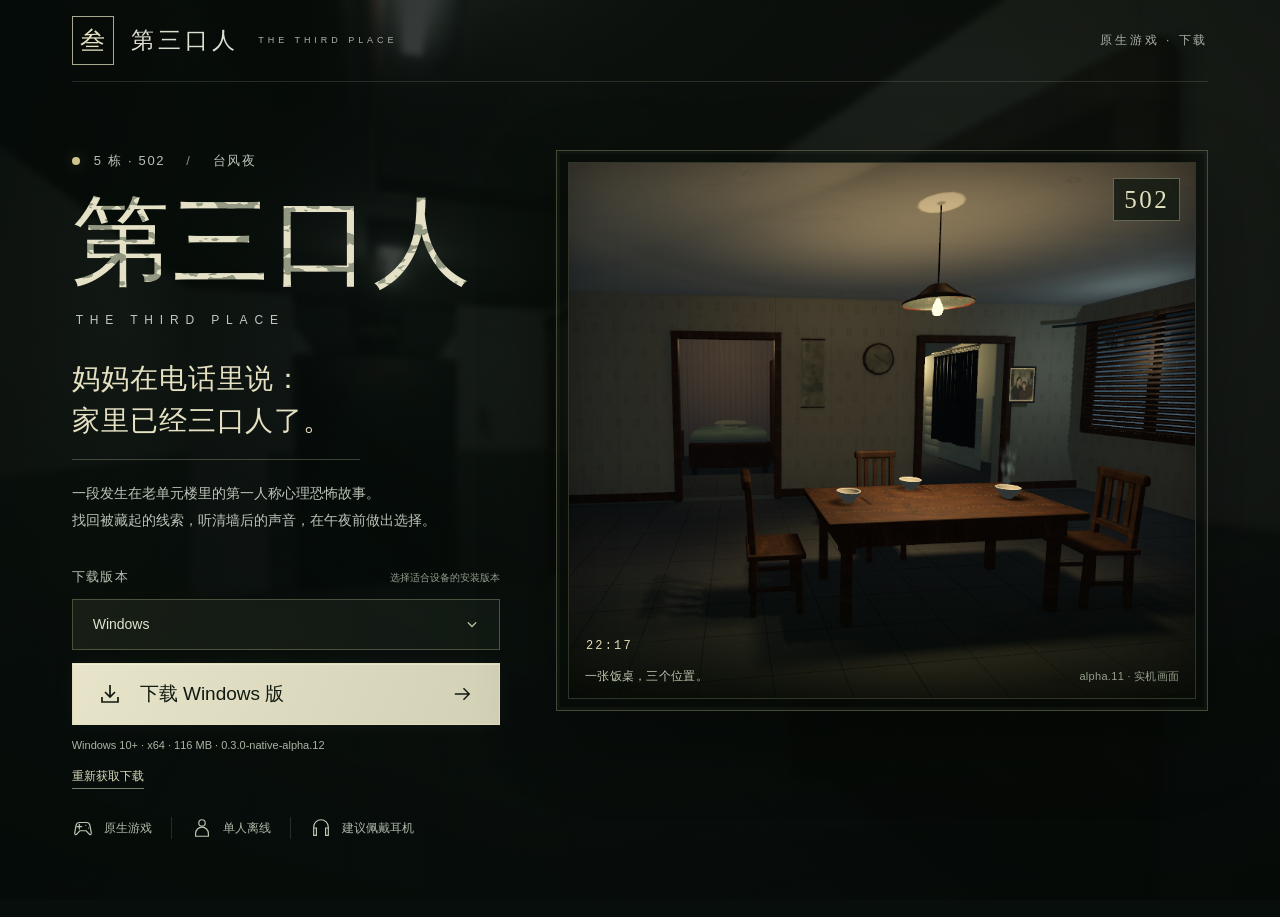
<file: index.html>
<!doctype html>
<html lang="zh-CN">
  <head>
    <meta charset="UTF-8" />
    <meta name="viewport" content="width=device-width, initial-scale=1.0" />
    <meta name="theme-color" content="#080e0b" />
    <meta name="description" content="《第三口人》官方下载入口。台风夜，回到十几年没去过的家。下载 Windows、Mac M 系列、Mac Intel 与 Android 原生版本。" />
    <meta property="og:type" content="website" />
    <meta property="og:title" content="第三口人 · 游戏下载" />
    <meta property="og:description" content="妈妈在电话里说：家里已经三口人了。下载原生游戏，走进 5 栋 502。" />
    <meta property="og:image" content="https://game.runfello.com/images/502-alpha11.png" />
    <link rel="canonical" href="https://game.runfello.com/" />
    <link rel="icon" type="image/svg+xml" href="/favicon.svg" />
    <title>第三口人 · 游戏下载</title>
    <script type="module" crossorigin src="/assets/index-Cw6lO_1h.js"></script>
    <link rel="stylesheet" crossorigin href="/assets/index-B5kCNYky.css">
  </head>
  <body>
    <div class="page-backdrop" aria-hidden="true"></div>
    <header class="site-header shell">
      <div class="wordmark"><span class="door-mark" aria-hidden="true">叁</span><span class="wordmark-name">第三口人</span><span class="wordmark-en">THE THIRD PLACE</span></div>
      <span class="header-note">原生游戏 · 下载</span>
    </header>
    <main>
      <section class="hero shell" aria-labelledby="game-title">
        <div class="hero-copy">
          <p class="eyebrow"><span class="signal" aria-hidden="true"></span> 5 栋 · 502 <span class="eyebrow-divider">/</span> 台风夜</p>
          <h1 id="game-title"><span class="title-cn">第三口人</span><span class="title-en">THE THIRD PLACE</span></h1>
          <p class="hero-line">妈妈在电话里说：<br />家里已经<span class="third">三口人</span>了。</p>
          <p class="hero-description">一段发生在老单元楼里的第一人称心理恐怖故事。<br class="desktop-break" />找回被藏起的线索，听清墙后的声音，在午夜前做出选择。</p>
          <div id="downloads" class="download-picker">
            <div class="download-heading">
              <label for="platform-select">下载版本</label>
              <span id="environment-hint" class="environment-hint">选择适合设备的版本</span>
            </div>
            <div class="platform-select-wrap">
              <select id="platform-select" name="platform" aria-describedby="environment-hint">
                <option value="windows">Windows</option>
                <option value="mac-arm64">Mac · M 系列</option>
                <option value="mac-intel">Mac · Intel</option>
                <option value="android">Android</option>
              </select>
              <svg class="select-chevron" viewBox="0 0 24 24" fill="none" stroke="currentColor" stroke-width="1.5" aria-hidden="true"><path d="m7 10 5 5 5-5" /></svg>
            </div>
            <a id="download-button" class="button primary" role="button" aria-disabled="true" tabindex="-1">
              <svg class="download-icon" viewBox="0 0 24 24" fill="none" stroke="currentColor" stroke-width="1.7" aria-hidden="true"><path d="M12 3v12m-5-5 5 5 5-5M4 15v5h16v-5" /></svg>
              <span id="download-label">正在获取下载版本</span>
              <svg class="download-arrow" viewBox="0 0 24 24" fill="none" stroke="currentColor" stroke-width="1.5" aria-hidden="true"><path d="M4 12h15m-6-6 6 6-6 6" /></svg>
            </a>
            <p id="download-status" class="download-status" role="status">正在检查安装包…</p>
            <button id="retry-download" class="retry-download" type="button" hidden>重新获取下载</button>
            <noscript><p class="download-status">请启用 JavaScript，以选择设备版本并下载游戏。</p></noscript>
          </div>
          <ul class="hero-notes" aria-label="游玩提示">
            <li><svg viewBox="0 0 24 24" fill="none" stroke="currentColor" stroke-width="1.3" aria-hidden="true"><path d="M8 6h8c2 0 3 1 3.5 3l1.5 8c.4 2-1.2 3-2.5 1.5L15.5 15h-7l-3 3.5C4.2 20 2.6 19 3 17l1.5-8C5 7 6 6 8 6Z" /><path d="M8 8v5m-2.5-2.5h5M15 9h.1M18 12h.1" stroke-linecap="round" /></svg>原生游戏</li>
            <li><svg viewBox="0 0 24 24" fill="none" stroke="currentColor" stroke-width="1.3" aria-hidden="true"><circle cx="12" cy="6.5" r="3.5" /><path d="M5 21v-3a7 7 0 0 1 14 0v3Z" /></svg>单人离线</li>
            <li><svg viewBox="0 0 24 24" fill="none" stroke="currentColor" stroke-width="1.3" aria-hidden="true"><path d="M4 15V11a8 8 0 0 1 16 0v4M7 12H4v8h3ZM17 12h3v8h-3Z" /></svg>建议佩戴耳机</li>
          </ul>
        </div>
        <figure class="hero-scene">
          <div class="scene-frame"><img src="/images/502-alpha11.png" width="1280" height="720" fetchpriority="high" alt="502 客厅的木餐桌、三把空椅和三副碗筷，暖色吊灯映着窗边冷光" /><div class="scene-shade" aria-hidden="true"></div><span class="room-label" aria-hidden="true">502</span><span class="scene-time" aria-hidden="true">22:17</span></div>
          <figcaption><span>一张饭桌，三个位置。</span><span class="scene-version">alpha.11 · 实机画面</span></figcaption>
        </figure>
      </section>

    </main>
  </body>
</html>
</file>
<file: assets/index-B5kCNYky.css>
@charset "UTF-8";:root{font-family:-apple-system,BlinkMacSystemFont,PingFang SC,Microsoft YaHei,sans-serif;color:#dedfd3;background:#080e0b;color-scheme:dark;font-synthesis:none;font-weight:400;line-height:1.65;--muted:#a8afa5;--cream:#e5e1c2;--line:#c3c7a52b;--serif:"Songti SC","STSong","Noto Serif CJK SC",serif}*{box-sizing:border-box}body{position:relative;isolation:isolate;min-height:100svh;margin:0}a{color:inherit;text-decoration:none}button,select{font:inherit}button,a,select{-webkit-tap-highlight-color:transparent}:is(a,button,select):focus-visible{outline:2px solid #eee3a7;outline-offset:5px}::selection{color:#fff;background:#65775b}[hidden]{display:none!important}svg{flex:none;width:24px;height:24px}.shell{width:calc(100% - 11.2vw);max-width:1440px;margin-inline:auto}.page-backdrop{position:fixed;z-index:-1;inset:0;overflow:hidden;pointer-events:none}.page-backdrop:before{content:"";position:absolute;inset:-8px;background:url(/images/hall-background.png) center / cover no-repeat;filter:blur(3px) saturate(.5);opacity:.5}.page-backdrop:after{content:"";position:absolute;inset:0;background:radial-gradient(ellipse at 75% 24%,#beb58b0a,transparent 52%),linear-gradient(90deg,#050c08b8,#050c0873 42%,#05090694),linear-gradient(0deg,#050a08a6,transparent 38%,#0509073d)}.site-header{min-height:82px;display:flex;align-items:center;justify-content:space-between;gap:24px;border-bottom:1px solid var(--line)}.wordmark{display:flex;align-items:center;gap:17px;white-space:nowrap}.door-mark{display:grid;place-items:center;width:42px;height:49px;border:1px solid #d8d7b9c7;color:var(--cream);font-family:var(--serif);font-size:25px}.wordmark-name{font-size:23px;letter-spacing:.18em}.wordmark-en{margin-left:2px;color:#aab1a8;font-size:9px;letter-spacing:.44em}.header-note{color:var(--muted);font-size:12px;letter-spacing:.24em;white-space:nowrap}.hero{display:grid;grid-template-columns:minmax(0,.82fr) minmax(0,1.25fr);align-items:start;gap:clamp(32px,4.4vw,72px);padding-block:68px 78px}.hero-copy{min-width:0}.eyebrow{display:flex;align-items:center;gap:14px;margin:0 0 18px;color:#b8c0b4;font-size:13px;letter-spacing:.13em}.eyebrow-divider{margin-inline:7px;color:#849383}.signal{width:8px;height:8px;border-radius:50%;background:#cec58b;box-shadow:0 0 15px #d0c57d55}h1{margin:0 0 31px;font-weight:500;line-height:1.1}.title-cn{display:block;font-family:var(--serif);font-size:clamp(72px,7.65vw,122px);letter-spacing:.025em;white-space:nowrap;color:var(--cream)}@supports (background-clip:text){.title-cn{background:url(/images/title-grain.svg) center / 100% 100%;background-clip:text;-webkit-background-clip:text;color:transparent}}.title-en{display:block;margin:17px 0 0 4px;color:#c2c8bd;font-size:12px;font-weight:400;letter-spacing:.57em}.hero-line{width:fit-content;margin:0 0 20px;padding:0 28px 18px 0;border-bottom:1px solid #b3b89a52;color:var(--cream);font-family:var(--serif);font-size:clamp(25px,2.15vw,33px);line-height:1.5;letter-spacing:.035em}.hero-description{margin:0 0 32px;color:#bdc4b9;font-size:14px;line-height:1.95}.download-heading{display:flex;flex-wrap:wrap;align-items:baseline;justify-content:space-between;gap:5px 14px;margin-bottom:11px}.download-heading label{color:#b8c0b2;font-size:13px;letter-spacing:.1em}.environment-hint{color:#8f9d8d;font-size:10px}.platform-select-wrap{position:relative}#platform-select{appearance:none;width:100%;min-height:51px;padding:12px 52px 12px 20px;border:1px solid #999e736b;border-radius:0;background:linear-gradient(110deg,#89936a21,#26342745);color:#e1e4ce;font-size:14px;cursor:pointer;transition:border-color .2s,background-color .2s}#platform-select:hover{border-color:#c0c398;background-color:#65734a1a}#platform-select option{background:#151e17;color:#e5e6d5}.select-chevron{position:absolute;top:50%;right:18px;width:20px;height:20px;transform:translateY(-50%);color:#c4c9ad;pointer-events:none}.button{display:flex;align-items:center;gap:18px;padding:16px 25px;min-height:62px;font-size:19px;font-weight:500;line-height:1.4}.primary{margin-top:13px;border:1px solid #e4e0bec4;background:linear-gradient(115deg,#e7e4c9,#d2d0b5);color:#111a11;box-shadow:0 0 25px #dddcb70b,inset 0 1px #ffffe759;transition:background .2s,box-shadow .2s}.primary:hover{background:linear-gradient(115deg,#f5f0d3,#e0dec2);box-shadow:0 0 28px #dddcb71a}.download-arrow{margin-left:auto;width:23px}#download-button{width:100%;cursor:pointer}#download-button[aria-disabled=true]{background:#253025;border-color:#617056;color:#b4bdab;cursor:default}.download-status{min-height:19px;margin:11px 0 0;color:#a9b5a4;font-size:11px;line-height:1.8;overflow-wrap:anywhere}.retry-download{padding:2px 0;margin-top:9px;border:0;border-bottom:1px solid #6f806b;color:#d6d8b8;background:transparent;font-size:12px;cursor:pointer}.hero-notes{display:flex;flex-wrap:wrap;gap:12px 19px;margin:28px 0 0;padding:0;list-style:none;color:#aeb8a8;font-size:12px}.hero-notes li{display:flex;align-items:center;gap:10px}.hero-notes li+li{border-left:1px solid #9ba58e38;padding-left:19px}.hero-notes svg{width:22px;height:22px;color:#bdc5b2}.hero-scene{position:relative;min-width:0;margin:0;padding:11px;border:1px solid #a5aa7866;background:#070d0773;box-shadow:0 28px 70px #0005,inset 0 0 0 3px #c7caa40a}.scene-frame{position:relative;aspect-ratio:1.17;overflow:hidden;border:1px solid #c6c8a72b;background:#11170f}.scene-frame img{display:block;width:100%;height:100%;max-width:100%;object-fit:cover;object-position:80% 50%}.scene-shade{position:absolute;inset:0;background:linear-gradient(0deg,#030903c7,transparent 24%),linear-gradient(180deg,#0002,transparent 15%);box-shadow:inset 0 0 50px #0005;pointer-events:none}.room-label{position:absolute;top:15px;right:15px;padding:0 10px;border:1px solid #b6b89177;color:#e2e0c1;background:#0e160fc9;font-family:var(--serif);font-size:25px;letter-spacing:.1em;line-height:1.65}.scene-time{position:absolute;bottom:41px;left:17px;color:#e1ddb4;font-family:monospace;font-size:12px;letter-spacing:.18em}.hero-scene figcaption{position:absolute;inset:auto 28px 23px;display:flex;justify-content:space-between;align-items:baseline;gap:18px;color:#c0c4ae;font-size:12px;letter-spacing:.025em}.scene-version{color:#959f8d;font-size:11px;white-space:nowrap}@media(min-width:1640px){.hero{padding-block:82px}}@media(max-width:1100px){.shell{width:calc(100% - 80px)}.hero{gap:32px;padding-block:54px 64px}.title-cn{font-size:7.5vw}.hero-line{font-size:25px}.hero-description{font-size:13px}.button{padding-inline:18px;font-size:17px;gap:12px}.hero-notes{font-size:10px;gap:8px 10px}.hero-notes li{gap:6px}.hero-notes li+li{padding-left:10px}.hero-notes svg{width:19px;height:19px}.hero-scene{padding:8px}.hero-scene figcaption{inset-inline:22px;bottom:21px;font-size:11px;gap:8px}.scene-version{font-size:9px}.scene-time{left:12px}}@media(max-width:900px){.hero{grid-template-columns:1fr;gap:38px}.hero-copy{width:100%;max-width:600px}.title-cn{font-size:clamp(68px,12vw,104px)}.hero-line{font-size:29px}.hero-description{font-size:14px}.download-picker{max-width:520px}.hero-notes{font-size:12px;gap:12px 18px}.hero-notes li+li{padding-left:18px}.hero-notes svg{width:22px;height:22px}.scene-frame{aspect-ratio:1.5}.hero-scene figcaption{font-size:12px;bottom:22px}.scene-version{font-size:11px}}@media(max-width:600px){.shell{width:calc(100% - 40px)}.site-header{min-height:75px;gap:12px}.wordmark{gap:11px}.door-mark{width:32px;height:39px;font-size:21px}.wordmark-name{font-size:17px;letter-spacing:.12em}.wordmark-en{display:none}.header-note{font-size:10px;letter-spacing:.13em}.hero{padding-block:40px;gap:34px}.eyebrow{font-size:11px;gap:10px;margin-bottom:22px}.eyebrow-divider{margin-inline:5px}.signal{width:6px;height:6px}h1{margin-bottom:31px}.title-cn{font-size:clamp(55px,16.8vw,92px)}.title-en{font-size:10px;letter-spacing:.44em;margin-top:18px}.hero-line{font-size:26px;padding-bottom:16px;margin-bottom:18px}.hero-description{font-size:12px;margin-bottom:28px}.desktop-break{display:none}.download-heading{gap:6px 10px}.environment-hint{font-size:9px}#platform-select{font-size:16px}.button{min-height:58px;font-size:17px;padding:15px 18px}.download-status{font-size:10px}.hero-notes{margin-top:23px;font-size:10px;gap:10px 12px}.hero-notes li{gap:7px}.hero-notes li+li{padding-left:12px}.hero-notes svg{width:19px;height:19px}.hero-scene{padding:6px}.scene-frame{aspect-ratio:1.2}.room-label{top:12px;right:12px;font-size:21px}.scene-time{left:12px;bottom:37px;font-size:10px}.hero-scene figcaption{inset-inline:19px;bottom:18px;font-size:10px}.scene-version{font-size:9px}}@media(max-width:360px){.shell{width:calc(100% - 32px)}.header-note{letter-spacing:0}.hero-notes{gap:8px;font-size:9px}.hero-notes li{gap:5px}.hero-notes li+li{padding-left:8px}}@media(prefers-reduced-motion:reduce){*{transition:none!important}}
</file>
